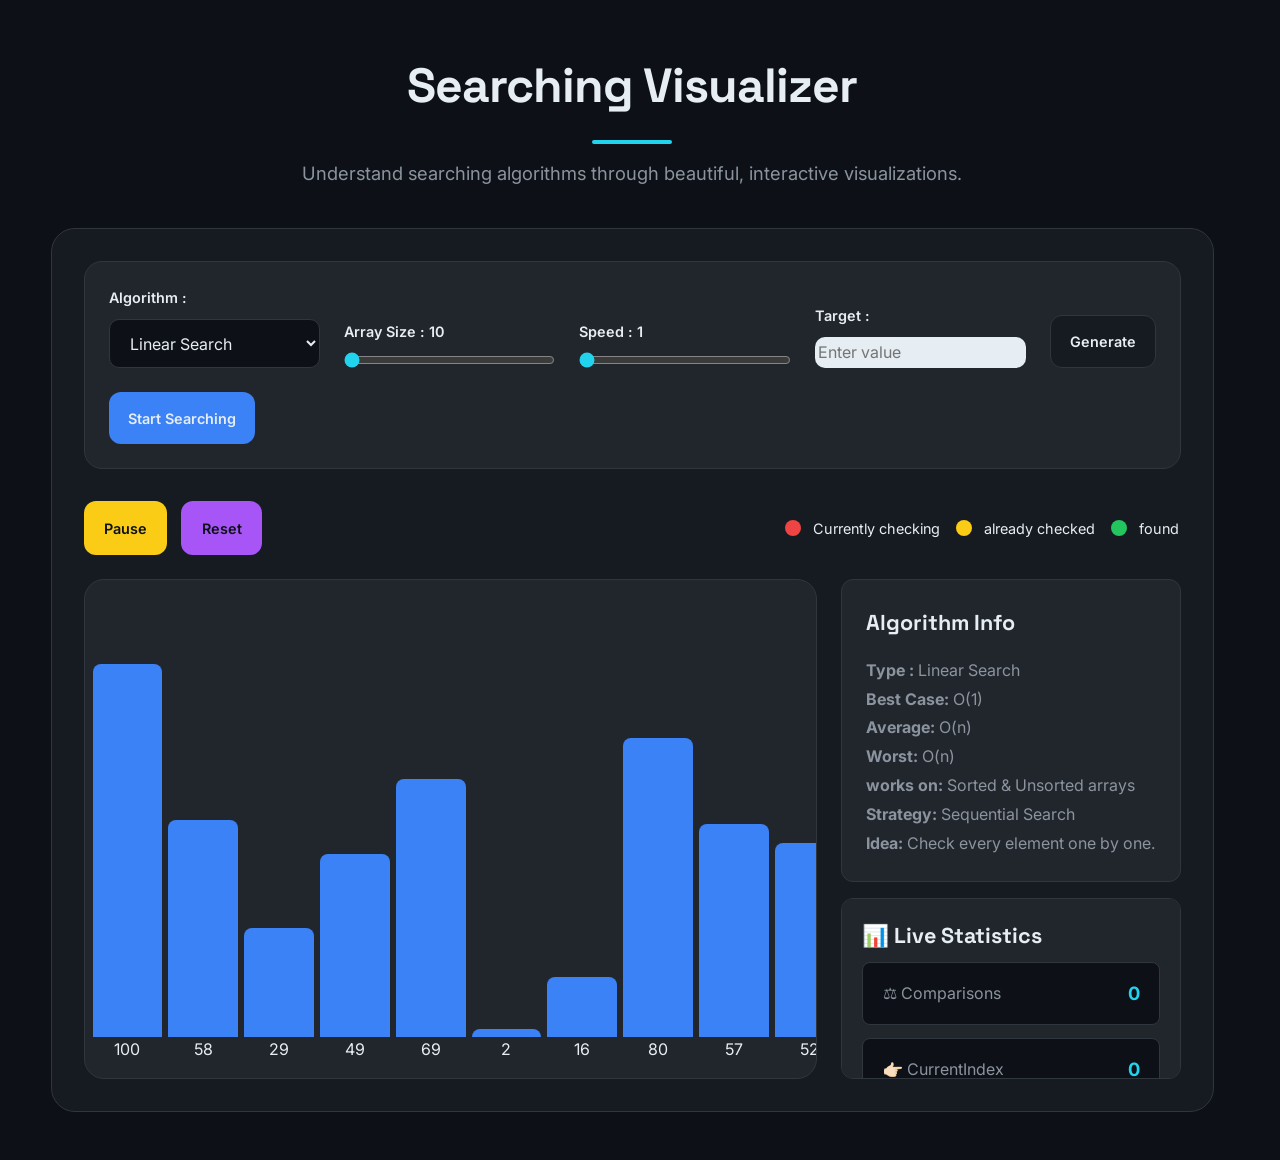
<file: searching/searching.html>
<!DOCTYPE html>
<html lang="en">
<head>
    <meta charset="UTF-8">
    <meta name="viewport" content="width=device-width, initial-scale=1.0">
    <title>DSA Sorting Visualiser</title>
    <link rel="stylesheet" href="searching.css">
</head>
<body>

    <div class="wrapper">
        <div class="page-header">
            <h1>Searching Visualizer</h1>
            <p>
                Understand searching algorithms through beautiful,
                interactive visualizations.
            </p>
        </div>



    <div class="card">

        <div class="controls">
            <div class="control">
                <label for="algo">Algorithm : </label>
                <select id="algo">
                <option value="linear">Linear Search</option>
                <option value="binary">Binary Search</option>
                </select>
            </div>
            
            <div class="control">
                <label>Array Size : <span id="sizeVal">30</span></label>
                <input type="range" id="size" min="10" max="50" value="10">
            </div>
            <div class="control">
                <label>Speed : <span id="speedVal">30</span></label>
                <input type="range" id="speed" min="1" max="100" value="1">
            </div>

            <div class="control">
                <label>Target :</label>
                <input type="number" id="target" min="1" max="100"  placeholder="Enter value">
            </div>

            <button id="generate">Generate</button>
            <button id="start"> Start Searching </button>
        </div>

        <div class="main">
            <div class="menu">
                <div class="playControls">
                    <button id="pause">Pause</button>
                    <button id="reset">Reset</button>
                </div>

                <div id="legend" class="legend">

                    <div class="legend-item">
                        <span class="color red"></span>
                        <span>Currently checking</span>
                    </div>

                    <div class="legend-item">
                        <span class="color yellow"></span>
                        <span>already checked </span>
                    </div>

                    <div class="legend-item">
                        <span class="color green"></span>
                        <span>found</span>
                    </div>
                </div>

            </div>

                <div class="content">

                    <div class="container">
                        <div class="bar-wrapper">
                            <div class="pointer"></div>
                            <div class="bar" style="width: 18px;height: 50%;"></div>
                            <div class="bar-value">45</div>
                        </div>
                    </div>



                    <div class="info">
                        <div class="info-card">
                            <div id="algorithmInfo"></div>
                        </div>
                       <div class="stats">
                        <h3>📊 Live Statistics</h3>
                        <div class="stat">
                            <span>⚖ Comparisons</span>
                            <span id="comparisons">0</span>
                        </div>
                        <div class="stat">
                            <span>👉🏻 CurrentIndex</span>
                            <span id="index">0</span>
                        </div>

                        <div class="stat">
                            <span>⏱ Time</span>
                            <span id="time">0.00 s</span>
                        </div>

                        <div class="stat">
                            <span>🟢 Status</span>
                            <span id="status">Ready</span>
                        </div>
                    </div>
                </div>
            </div>
            </div>

        </div>

        
        <div id="popup" class="popup hidden">
            <div class="popup-content">
                <h2 id="popupTitle"></h2>
                <p id="popupIdea"></p>
                <p id="popupNext"></p>
                <button id="closePopup">Close</button>
            </div>

    </div>

</div>

    
    <script src="searching.js"></script>

    </body>
    
</html>
</file>
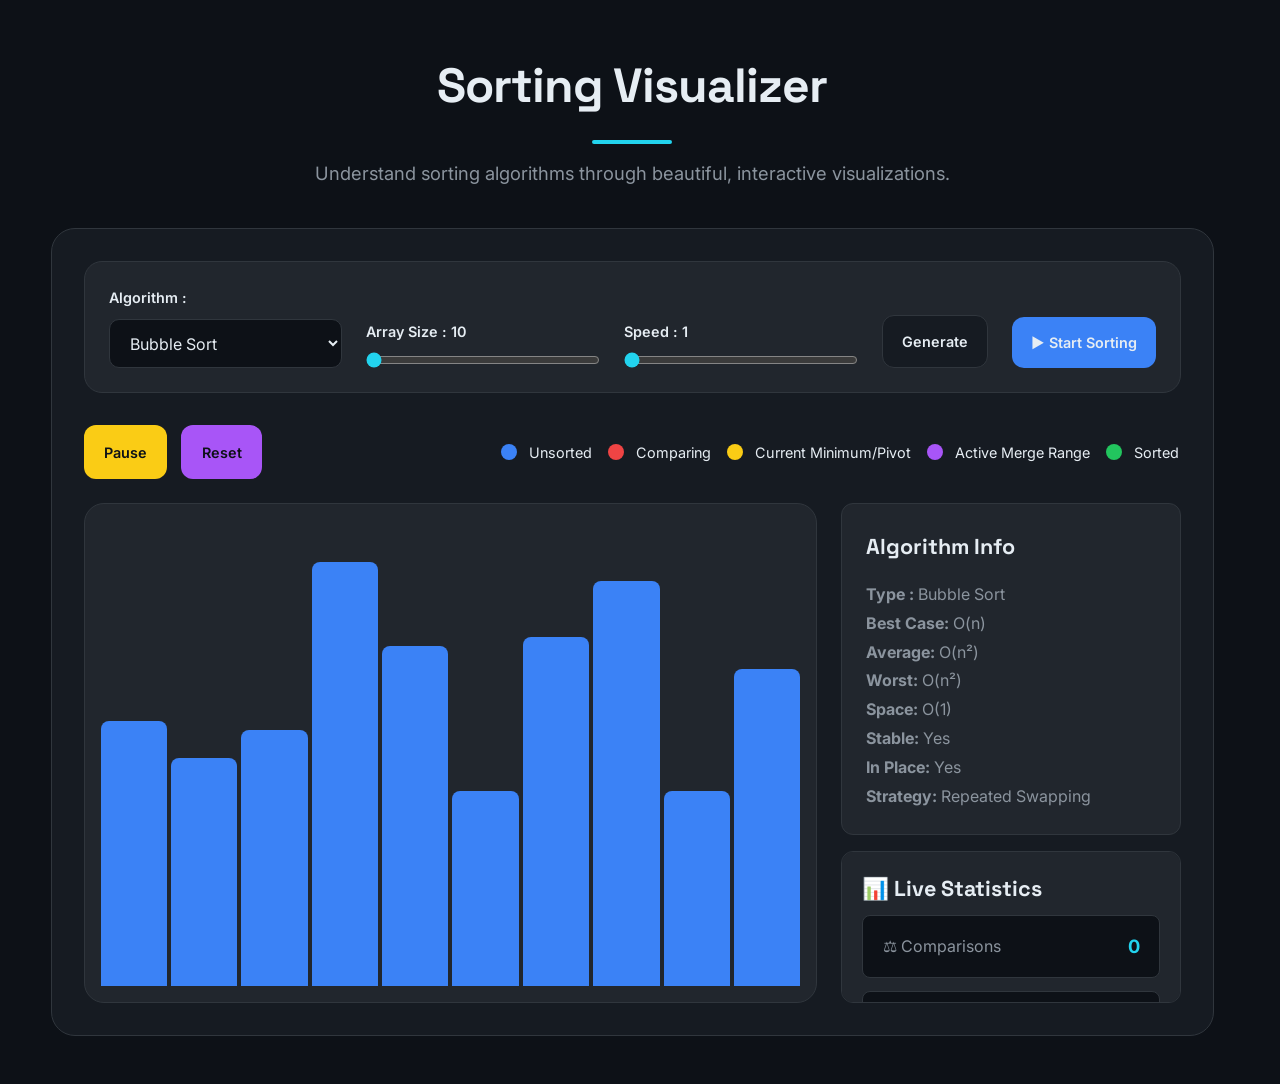
<file: sorting/sorting.html>
<!DOCTYPE html>
<html lang="en">

<head>
    <meta charset="UTF-8">
    <meta name="viewport" content="width=device-width, initial-scale=1.0">
    <title>DSA Sorting Visualiser</title>
    <link rel="stylesheet" href="https://cdnjs.cloudflare.com/ajax/libs/font-awesome/5.15.4/css/all.min.css"
        integrity="sha512-1ycn6IcaQQ40/MKBW2W4Rhis/DbILU74C1vSrLJxCq57o941Ym01SwNsOMqvEBFlcgUa6xLiPY/NS5R+E6ztJQ=="
        crossorigin="anonymous" referrerpolicy="no-referrer" />
    <link rel="stylesheet" href="sorting.css">
</head>

<body>

    <div class="wrapper">
        <div class="page-header">
            <h1>Sorting Visualizer</h1>
            <p>
                Understand sorting algorithms through beautiful,
                interactive visualizations.
            </p>
        </div>


        <div class="card">

            <div class="controls">
                <div class="control">
                    <label for="algo">Algorithm : </label>
                    <select id="algo">
                        <option value="bubble">Bubble Sort</option>
                        <option value="selection">Selection Sort</option>
                        <option value="insertion">Insertion Sort</option>
                        <option value="merge">Merge Sort</option>
                        <option value="quick">Quick Sort</option>
                    </select>
                </div>

                <div class="control">
                    <label>Array Size : <span id="sizeVal">30</span></label>
                    <input type="range" id="size" min="10" max="50" value="10">
                </div>
                <div class="control">
                    <label>Speed : <span id="speedVal">30</span></label>
                    <input type="range" id="speed" min="1" max="100" value="1">
                </div>
                <button id="generate">Generate</button>
                <button id="start"><span>▶</span>Start Sorting </button>
            </div>

            <div class="main">
                <div class="menu">
                    <div class="playControls">
                        <button id="pause">Pause</button>
                        <button id="reset">Reset</button>
                    </div>

                    <div class="legend">

                        <div class="legend-item">
                            <span class="color blue"></span>
                            <span>Unsorted</span>
                        </div>

                        <div class="legend-item">
                            <span class="color red"></span>
                            <span>Comparing</span>
                        </div>

                        <div class="legend-item">
                            <span class="color yellow"></span>
                            <span>Current Minimum/Pivot </span>
                        </div>

                        <div class="legend-item">
                            <span class="color purple"></span>
                            <span>Active Merge Range</span>
                        </div>

                        <div class="legend-item">
                            <span class="color green"></span>
                            <span>Sorted</span>
                        </div>
                    </div>

                </div>

                <div class="content">
                    <div class="container"></div>
                    <div class="info">
                        <div class="info-card">
                            <div id="algorithmInfo"></div>
                        </div>
                        <div class="stats">
                            <h3>📊 Live Statistics</h3>
                            <div class="stat">
                                <span>⚖ Comparisons</span>
                                <span id="comparisons">0</span>
                            </div>
                            <div class="stat">
                                <span id="swapsLabel">🔄 Swaps</span>
                                <span id="swaps">0</span>
                            </div>

                            <div class="stat">
                                <span>⏱ Time</span>
                                <span id="time">0.00 s</span>
                            </div>

                            <div class="stat">
                                <span>🟢 Status</span>
                                <span id="status">Ready</span>
                            </div>
                        </div>
                    </div>
                </div>
            </div>

        </div>


        <div id="popup" class="popup hidden">
            <div class="popup-content">
                <h2 id="popupTitle"></h2>
                <p id="popupIdea"></p>
                <p id="popupNext"></p>
                <button id="closePopup">Close</button>
            </div>
        </div>

    </div>


    <script src="sorting.js"></script>

</body>

</html>
</file>
<file: searching/searching.css>
@import url('https://fonts.googleapis.com/css2?family=Inter:wght@100..900&family=Space+Grotesk:wght@300..700&display=swap');

:root{

    /* Colors */

    --bg:#0D1117;
    --surface:#161B22;
    --surface-2:#21262D;

    --text:#E6EDF3;
    --text-muted:#8B949E;

    --border:#30363D;

    --accent: #22D3EE;
    --accent-hover:#79C0FF;

    /* Typography */

    --font-primary:"Inter",sans-serif;
    --font-heading:"Space Grotesk",sans-serif;

    /* Font Sizes */

    --fs-sm:.9rem;
    --fs-base:1rem;
    --fs-md:1.15rem;
    --fs-lg:1.35rem;
    --fs-xl:1.8rem;
    --fs-2xl:2.4rem;
    --fs-3xl:3rem;

    /* Radius */

    --radius-sm:8px;
    --radius-md:12px;
    --radius-lg:20px;

    /* Shadows */

    --shadow-sm:0 8px 20px rgba(0,0,0,.25);
    --shadow-md:0 15px 35px rgba(0,0,0,.35);

    --transition:.3s ease;

    --bar-default: #3B82F6;    
    --bar-compare: #EF4444;   
    --bar-pivot: #FACC15;        
    --bar-merge: #A855F7;        
    --bar-sorted: #22C55E;
}


*,
*::before,
*::after{

    margin:0;
    padding:0;
    box-sizing:border-box;

}

html{
    scroll-behavior:smooth;
    scrollbar-gutter:stable;
}

body{

    min-height:100vh;
    background:var(--bg);
    color:var(--text);
    font-family:var(--font-primary);
    line-height:1.6;
}

img{
    display:block;
    max-width:100%;
}

button,
input,
select{
    font:inherit;
}

button{
    border:none;
    cursor:pointer;
}

.wrapper{
    width: min(1400px,92%);
    margin: auto;
    padding:var(--fs-3xl) 0;
}

.page-header{
    text-align: center;
    margin-bottom: 2.5rem;
}
.page-header h1{
    font-family: var(--font-heading);
    font-size: var(--fs-3xl);
    font-weight: 800;
    letter-spacing: -1px;
}
.page-header h1::after{
    content: "";
    display: block;
    width: 80px;
    height: 4px;
    background: var(--accent);
    margin: 15px auto;
    border-radius: 10px;
}

.page-header p{
    color: var(--text-muted);
    font-size: var(--fs-md);
}

.card{
    background: var(--surface);
    border: 1px solid var(--border);
    border-radius: 24px;
    padding: 2rem;
}
.controls{
    display: flex;
    justify-content: space-between;
    align-items:end;
    flex-wrap: wrap;
    gap: 1.5rem;
    padding: 1.5rem;
    background: var(--surface-2);
    border: 1px solid var(--border);
    border-radius: 18px;
    margin-bottom: 2rem;
}
.control{
    display: flex;
    flex-direction: column;
    gap: .6rem;
    min-width: 180px;
    flex: 1;
}

.control label{
    font-size:var(--fs-sm);
    font-weight: 600;
    color: var(--text);
}

.control select{
    padding: .8rem 1rem;
    background: var(--bg);
    color: var(--text);
    border: 1px solid var(--border);
    border-radius: 10px;
    outline: none;
    cursor: pointer;
    transition: .3s;
}

.control select:hover{
    border-color: var(--accent);
}
.control select:focus {
    border-color: var(--accent);
    box-shadow: 0 0 0 3px rgba(34,211,238,.15);

}

.control input[type="range"] {
    cursor: pointer;
    accent-color: var(--accent);
}

.control #target{
    padding: .2rem;
    background: var(--text);
    border-radius: 10px;
    outline: none;
    border: none;
    overflow: hidden;
    transition: var(--transition);
}

.control #target :hover{
    border-color: var(--accent);
}

button{
    padding:.9rem 1.2rem;
    background: var(--surface);
    border: 1px solid var(--border);
    color: var(--text);
    border-radius: 12px;
    font-size: var(--fs-sm);
    font-weight: 600;
    cursor: pointer;
    transition: var(--transition);
}

button:hover {
    border-color: var(--accent);
    color: var(--accent);
}
button:active{
    transform: scale(.97);
}

#start{
    background-color:var(--bar-default) ;
    border: none;
    color: var(--text);
    transition: .35s ease;
}
#start span{
    margin-right:.25rem ;
}
#start:active{
    background-color: var(--accent-hover);
    transform: scale(.97);
}

.main{
    margin-top: 2rem;
}

.menu{
    display:flex;
    justify-content:space-between;
    align-items:center;
    flex-wrap:wrap;
    gap:1.5rem;

    margin-bottom:1.5rem;
}
.playControls{
    display: flex;
    flex: auto;
    gap: .9rem;
    transition: var(--transition);
}
.playControls #pause{
    background: var(--bar-pivot);
    color: var(--bg);
}
.playControls #reset{
    background:var(--bar-merge);
    color: var(--bg);
}
.playControls button{
    border-color:  transparent;
    flex: 0 0 auto;
}
.playControls button:hover{
    border: transparent;
    transform: none;
}
.legend{
    padding: .15rem;
    display: flex;
    flex-wrap: wrap;
    gap: 1rem;
}
.legend-item{
    display: flex;
    align-items: center;
    gap: .75rem;

    color: var(--text);
    font-size: var(--fs-sm);
}
.color{
    width: 16px;
    height:16px;
    border-radius: 50%;
    flex-shrink: 0;
}

.blue{
    background:var(--bar-default);
}

.red{
    background:var(--bar-compare);
}

.yellow{
    background:var(--bar-pivot);
}

.purple{
    background:var(--bar-merge);
}

.green{
    background:var(--bar-sorted);
}

.content{
    margin-top: 1.5rem;
    display: grid;
    grid-template-columns: 1fr 340px;
    gap: 1.5rem;
    align-items: start;
}

.container{
    height:500px;

    background:var(--surface-2);

    border:1px solid var(--border);
    border-radius:var(--radius-lg);

    padding:1rem .5rem;

    display:flex;
    align-items:flex-end;
    justify-content:flex-start;
    gap:6px;

    overflow:hidden;
}

.bar-wrapper{
    flex:1;
    display:flex;
    flex-direction:column;
    align-items: center;
    justify-content:flex-end;
    height:100%;
}

.bar{
    flex:none;
    background:var(--bar-default);
    border-radius:8px 8px 0 0;
    transition:
        height .25s ease,
        background-color .25s ease,
        transform .2s ease;
}
.info{
    height: 500px;
    display: flex;
    flex-direction: column;
    gap: 1rem;
}

.info-card{
    background: var(--surface-2);
    border:1px solid var(--border);
    border-radius: var(--radius-md);
    padding: 1.5rem;
    overflow-y: auto;
}


#algorithmInfo{
    color: var(--text-muted);
    line-height: 1.8;
    font-size: var(--fs-base);
}
.info-card h3{
    font-family:var(--font-heading);
    font-size:var(--fs-lg);
    margin-bottom:.8rem;
    color: var(--text);
}

.stats{
    flex:1;
    background: var(--surface-2);
    border: 1px solid var(--border);
    border-radius: var(--radius-md);
    padding: 1.25rem;
    overflow-y: auto;
    transition: var(--transition);
}

.stats:hover{
    border-color: var(--accent);
}

.stats h3{
    font-family: var(--font-heading);
    font-size: var(--fs-lg);
    font-weight: 700;
    margin-bottom: .5rem;
}
.stat{
    display: flex;
    align-items: center;
    justify-content: space-between;
    padding: 1rem 1.2rem;
    background: var(--bg);
    border: 1px solid var(--border);
    border-radius: var(--radius-sm);
    margin-bottom: .8rem;
    transition: var(--transition);

}
.stat:last-child{
    margin-bottom:0;
}

.stat span:first-child{
    color:var(--text-muted);
    font-size:1rem;
}

.stat span:last-child{
    color:var(--accent);
    font-size:var(--fs-md);
    font-weight:700;
}

.bar.compare{
    background:var(--bar-compare);
}

.bar.pivot{
    background:var(--bar-pivot);
}

.bar.merge{
    background:var(--bar-merge);
}

.bar.sorted{
    background:var(--bar-sorted);
}

.popup{
    position: fixed;
    inset: 0;
    display: flex;
    justify-content: center;
    align-items: center;
    background: rgba(0,0,0,.65);
    backdrop-filter: blur(6px);
    z-index:1000;
    opacity: 1;
    visibility: visible;
    transition: opacity var(--transition),visibility var(--transition);
}

.hidden{
    opacity: 0;
    visibility: hidden;
    pointer-events:none;
}

.popup-content{
    width: min(450px,90%);
    max-height: 80vh;
    background: var(--surface);
    border: 1px solid var(--border);
    border-radius: var(--radius-lg);

    padding: 2rem;
    box-shadow: var(--shadow-md);
    overflow-y: auto;
}

.popup-content h2{
    font-family: var(--font-heading);
    font-size:var(--fs-xl);
    margin-bottom: 1rem;
}

.popup-content p{
    color: var(--text-muted);
    font-size:var(--fs-base);
    line-height: 1.8;
    margin-bottom:1rem;
}
#closePopup{
    width: 100%;
    background: var(--bar-sorted);
    margin-top: 1rem;
    color: var(--bg);
    font-weight: 700;
    border: none;
}

#closePopup:hover{
    background: #35d46f;
    color: var(--bg);
}
#closePopup:focus{
    transform: scale(.9);
}

@media (max-width: 900px){

    .content{
        grid-template-columns: 1fr;
    }

    .container{
        height: 450px;
    }

    .info{
        height: auto;
    }

}
</file>
<file: sorting/sorting.css>
@import url('https://fonts.googleapis.com/css2?family=Inter:wght@100..900&family=Space+Grotesk:wght@300..700&display=swap');

:root{

    /* Colors */

    --bg:#0D1117;
    --surface:#161B22;
    --surface-2:#21262D;

    --text:#E6EDF3;
    --text-muted:#8B949E;

    --border:#30363D;

    --accent: #22D3EE;
    --accent-hover:#79C0FF;

    /* Typography */

    --font-primary:"Inter",sans-serif;
    --font-heading:"Space Grotesk",sans-serif;

    /* Font Sizes */

    --fs-sm:.9rem;
    --fs-base:1rem;
    --fs-md:1.15rem;
    --fs-lg:1.35rem;
    --fs-xl:1.8rem;
    --fs-2xl:2.4rem;
    --fs-3xl:3rem;

    /* Radius */

    --radius-sm:8px;
    --radius-md:12px;
    --radius-lg:20px;

    /* Shadows */

    --shadow-sm:0 8px 20px rgba(0,0,0,.25);
    --shadow-md:0 15px 35px rgba(0,0,0,.35);

    --transition:.3s ease;

    --bar-default: #3B82F6;    
    --bar-compare: #EF4444;   
    --bar-pivot: #FACC15;        
    --bar-merge: #A855F7;        
    --bar-sorted: #22C55E;
}


*,
*::before,
*::after{

    margin:0;
    padding:0;
    box-sizing:border-box;

}

html{
    scroll-behavior:smooth;
    scrollbar-gutter:stable;
}

body{

    min-height:100vh;
    background:var(--bg);
    color:var(--text);
    font-family:var(--font-primary);
    line-height:1.6;
}

img{
    display:block;
    max-width:100%;
}

button,
input,
select{
    font:inherit;
}

button{
    border:none;
    cursor:pointer;
}

.wrapper{
    width: min(1400px,92%);
    margin: auto;
    padding:var(--fs-3xl) 0;
}

.page-header{
    text-align: center;
    margin-bottom: 2.5rem;
}
.page-header h1{
    font-family: var(--font-heading);
    font-size: var(--fs-3xl);
    font-weight: 800;
    letter-spacing: -1px;
}
.page-header h1::after{
    content: "";
    display: block;
    width: 80px;
    height: 4px;
    background: var(--accent);
    margin: 15px auto;
    border-radius: 10px;
}

.page-header p{
    color: var(--text-muted);
    font-size: var(--fs-md);
}

.card{
    background: var(--surface);
    border: 1px solid var(--border);
    border-radius: 24px;
    padding: 2rem;
}
.controls{
    display: flex;
    justify-content: space-between;
    align-items:end;
    flex-wrap: wrap;
    gap: 1.5rem;
    padding: 1.5rem;
    background: var(--surface-2);
    border: 1px solid var(--border);
    border-radius: 18px;
    margin-bottom: 2rem;
}
.control{
    display: flex;
    flex-direction: column;
    gap: .6rem;
    min-width: 180px;
    flex: 1;
}

.control label{
    font-size:var(--fs-sm);
    font-weight: 600;
    color: var(--text);
}

.control select{
    padding: .8rem 1rem;
    background: var(--bg);
    color: var(--text);
    border: 1px solid var(--border);
    border-radius: 10px;
    outline: none;
    cursor: pointer;
    transition: .3s;
}

.control select:hover{
    border-color: var(--accent);
}
.control select:focus {
    border-color: var(--accent);
    box-shadow: 0 0 0 3px rgba(34,211,238,.15);

}

.control input[type="range"] {
    cursor: pointer;
    accent-color: var(--accent);
}
button{
    padding:.9rem 1.2rem;
    background: var(--surface);
    border: 1px solid var(--border);
    color: var(--text);
    border-radius: 12px;
    font-size: var(--fs-sm);
    font-weight: 600;
    cursor: pointer;
    transition: var(--transition);
}

button:hover {
    border-color: var(--accent);
    color: var(--accent);
}
button:active{
    transform: scale(.97);
}

#start{
    background-color:var(--bar-default) ;
    border: none;
    color: var(--text);
    transition: .35s ease;
}
#start span{
    margin-right:.25rem ;
}
#start:active{
    background-color: var(--accent-hover);
    transform: scale(.97);
}

.main{
    margin-top: 2rem;
}

.menu{
    display:flex;
    justify-content:space-between;
    align-items:center;
    flex-wrap:wrap;
    gap:1.5rem;

    margin-bottom:1.5rem;
}
.playControls{
    display: flex;
    flex: auto;
    gap: .9rem;
    transition: var(--transition);
}
.playControls #pause{
    background: var(--bar-pivot);
    color: var(--bg);
}
.playControls #reset{
    background:var(--bar-merge);
    color: var(--bg);
}
.playControls button{
    border-color:  transparent;
    flex: 0 0 auto;
}
.playControls button:hover{
    border: transparent;
    transform: none;
}
.legend{
    padding: .15rem;
    display: flex;
    flex-wrap: wrap;
    gap: 1rem;
}
.legend-item{
    display: flex;
    align-items: center;
    gap: .75rem;

    color: var(--text);
    font-size: var(--fs-sm);
}
.color{
    width: 16px;
    height:16px;
    border-radius: 50%;
    flex-shrink: 0;
}

.blue{
    background:var(--bar-default);
}

.red{
    background:var(--bar-compare);
}

.yellow{
    background:var(--bar-pivot);
}

.purple{
    background:var(--bar-merge);
}

.green{
    background:var(--bar-sorted);
}

.content{
    margin-top: 1.5rem;
    display: grid;
    grid-template-columns: 1fr 340px;
    gap: 1.5rem;
    align-items: start;
}

.container{
    height:500px;

    background:var(--surface-2);

    border:1px solid var(--border);
    border-radius:var(--radius-lg);

    padding:1rem;

    display:flex;
    align-items:flex-end;
    justify-content:center;
    gap:4px;

    overflow:hidden;
}

.info{
    height: 500px;
    display: flex;
    flex-direction: column;
    gap: 1rem;
}

.info-card{
    background: var(--surface-2);
    border:1px solid var(--border);
    border-radius: var(--radius-md);
    padding: 1.5rem;
    overflow-y: auto;
}


#algorithmInfo{
    color: var(--text-muted);
    line-height: 1.8;
    font-size: var(--fs-base);
}
.info-card h3{
    font-family:var(--font-heading);
    font-size:var(--fs-lg);
    margin-bottom:.8rem;
    color: var(--text);
}

.stats{
    flex:1;
    background: var(--surface-2);
    border: 1px solid var(--border);
    border-radius: var(--radius-md);
    padding: 1.25rem;
    overflow-y: auto;
    transition: var(--transition);
}

.stats:hover{
    border-color: var(--accent);
}

.stats h3{
    font-family: var(--font-heading);
    font-size: var(--fs-lg);
    font-weight: 700;
    margin-bottom: .5rem;
}
.stat{
    display: flex;
    align-items: center;
    justify-content: space-between;
    padding: 1rem 1.2rem;
    background: var(--bg);
    border: 1px solid var(--border);
    border-radius: var(--radius-sm);
    margin-bottom: .8rem;
    transition: var(--transition);

}
.stat:last-child{
    margin-bottom:0;
}

.stat span:first-child{
    color:var(--text-muted);
    font-size:1rem;
}

.stat span:last-child{
    color:var(--accent);
    font-size:var(--fs-md);
    font-weight:700;
}

.bar{
    flex:1;
    background:var(--bar-default);
    border-radius:8px 8px 0 0;
    transition:
        height .25s ease,
        background-color .25s ease,
        transform .2s ease;
}

.bar.compare{
    background:var(--bar-compare);
}

.bar.pivot{
    background:var(--bar-pivot);
}

.bar.merge{
    background:var(--bar-merge);
}

.bar.sorted{
    background:var(--bar-sorted);
}

.popup{
    position: fixed;
    inset: 0;
    display: flex;
    justify-content: center;
    align-items: center;
    background: rgba(0,0,0,.65);
    backdrop-filter: blur(6px);
    z-index:1000;
    opacity: 1;
    visibility: visible;
    transition: opacity var(--transition),visibility var(--transition);
}

.hidden{
    opacity: 0;
    visibility: hidden;
    pointer-events:none;
}

.popup-content{
    width: min(450px,90%);
    max-height: 80vh;
    background: var(--surface);
    border: 1px solid var(--border);
    border-radius: var(--radius-lg);

    padding: 2rem;
    box-shadow: var(--shadow-md);
    overflow-y: auto;
}

.popup-content h2{
    font-family: var(--font-heading);
    font-size:var(--fs-xl);
    margin-bottom: 1rem;
}

.popup-content p{
    color: var(--text-muted);
    font-size:var(--fs-base);
    line-height: 1.8;
    margin-bottom:1rem;
}
#closePopup{
    width: 100%;
    background: var(--bar-sorted);
    margin-top: 1rem;
    color: var(--bg);
    font-weight: 700;
    border: none;
}

#closePopup:hover{
    background: #35d46f;
    color: var(--bg);
}
#closePopup:focus{
    transform: scale(.9);
}










@media (max-width: 900px){

    .content{
        grid-template-columns: 1fr;
    }

    .container{
        height: 450px;
    }

    .info{
        height: auto;
    }

}
</file>
